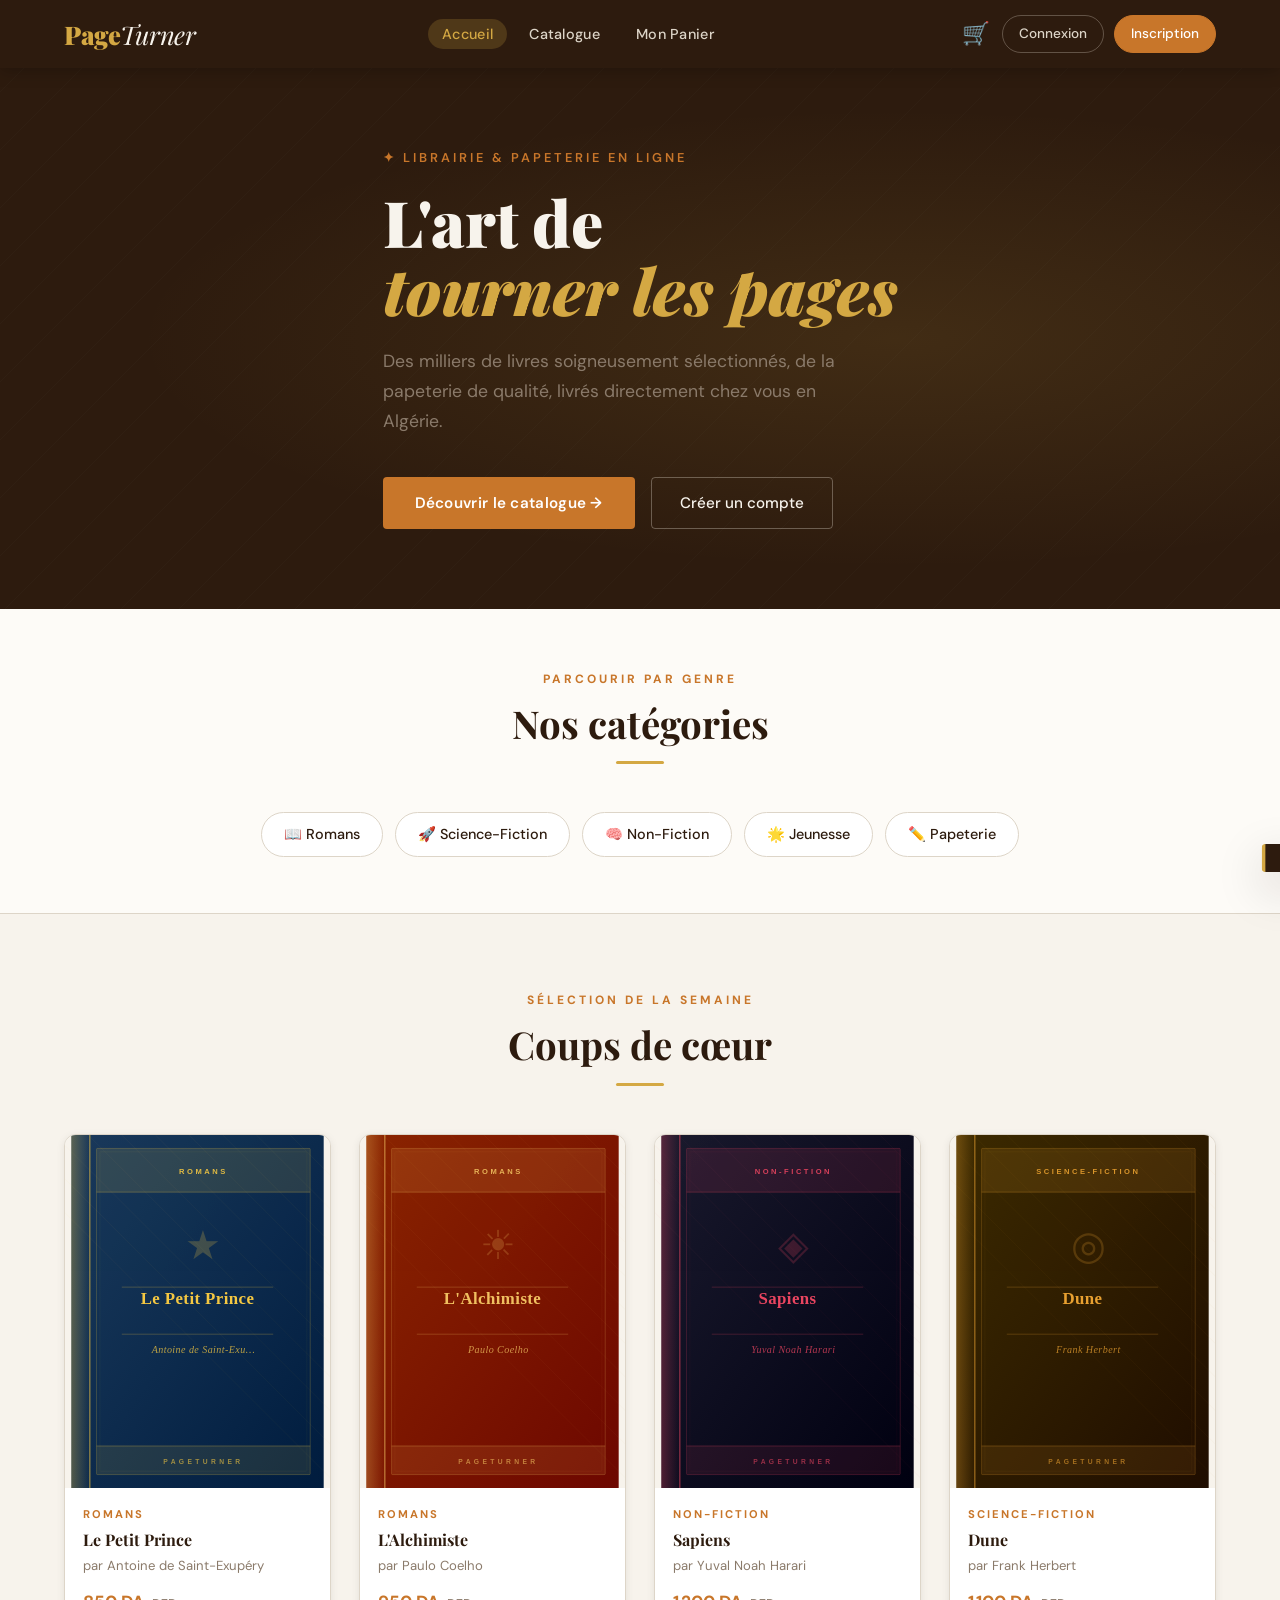
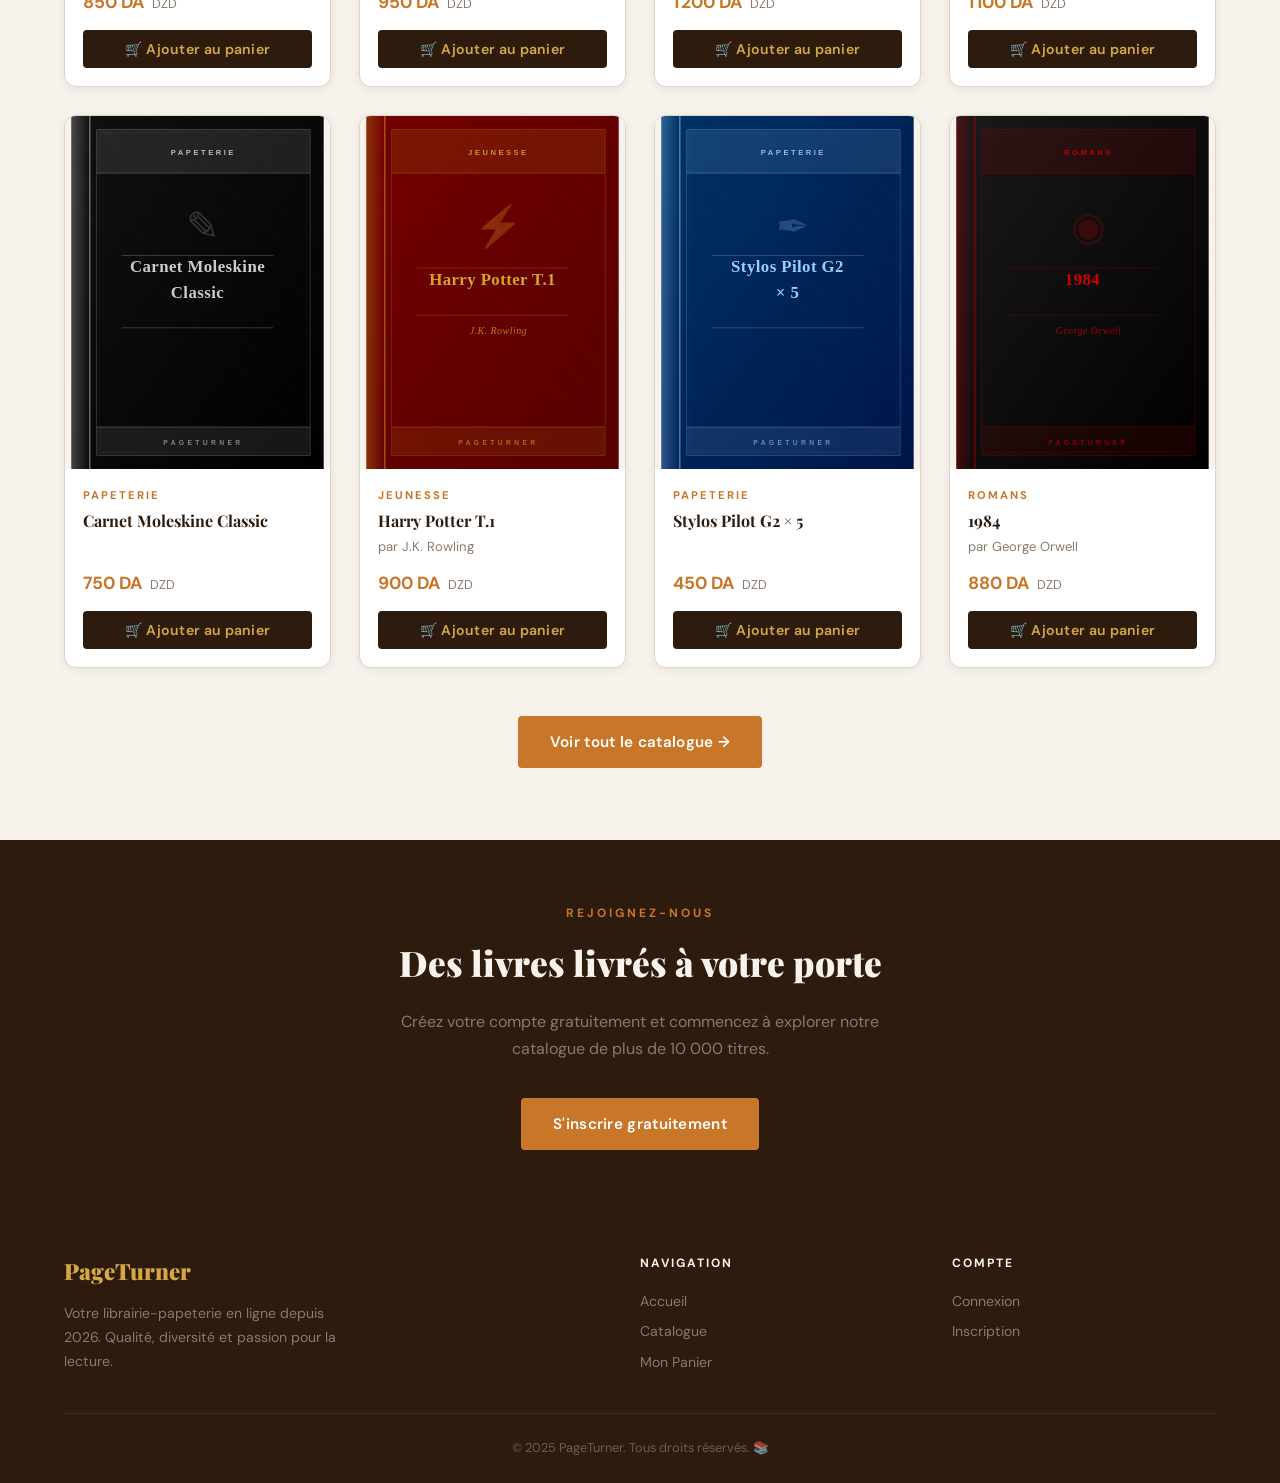
<file: index.html>
<!DOCTYPE html>
<html lang="fr">
<head>
  <meta charset="UTF-8" />
  <meta name="viewport" content="width=device-width, initial-scale=1.0" />
  <meta name="description" content="PageTurner — Votre librairie-papeterie en ligne. Livres, romans, science-fiction, papeterie de qualité." />
  <title>PageTurner — Librairie & Papeterie en Ligne</title>
  <link rel="stylesheet" href="main.css" />
</head>
<body>

  <!-- HEADER -->
  <header>
    <nav>
      <a href="index.html" class="nav-logo">Page<span>Turner</span></a>
      <ul class="nav-links" id="nav-links">
        <li><a href="index.html" class="active">Accueil</a></li>
        <li><a href="produits.html">Catalogue</a></li>
        <li><a href="commande.html">Mon Panier</a></li>
      </ul>
      <div class="nav-right">
        <a href="commande.html" class="cart-icon" title="Panier">
          🛒
          <span id="cart-count"></span>
        </a>
        <div id="nav-auth"></div>
        <div class="hamburger" id="hamburger" onclick="toggleMenu()">
          <span></span><span></span><span></span>
        </div>
      </div>
    </nav>
  </header>

  <main>
    <!-- HERO -->
    <section class="hero">
      <div class="container">
        <div class="hero-content">
          <p class="hero-eyebrow">✦ Librairie & Papeterie en ligne</p>
          <h1 class="hero-title">
            L'art de<br><em>tourner les pages</em>
          </h1>
          <p class="hero-subtitle">
            Des milliers de livres soigneusement sélectionnés, de la papeterie de qualité,
            livrés directement chez vous en Algérie.
          </p>
          <div class="hero-cta">
            <a href="produits.html" class="btn-primary">Découvrir le catalogue →</a>
            <a href="inscription.html" class="btn-secondary">Créer un compte</a>
          </div>
        </div>
      </div>
    </section>

    <!-- CATEGORIES -->
    <section class="categories-section">
      <div class="container">
        <div class="section-header">
          <span class="section-label">Parcourir par genre</span>
          <h2 class="section-title">Nos catégories</h2>
          <div class="section-divider"></div>
        </div>
        <div class="categories-grid">
          <a href="produits.html?cat=romans" class="category-chip">📖 Romans</a>
          <a href="produits.html?cat=science-fiction" class="category-chip">🚀 Science-Fiction</a>
          <a href="produits.html?cat=non-fiction" class="category-chip">🧠 Non-Fiction</a>
          <a href="produits.html?cat=jeunesse" class="category-chip">🌟 Jeunesse</a>
          <a href="produits.html?cat=papeterie" class="category-chip">✏️ Papeterie</a>
        </div>
      </div>
    </section>

    <!-- BESTSELLERS (chargés dynamiquement) -->
    <section class="products-section">
      <div class="container">
        <div class="section-header">
          <span class="section-label">Sélection de la semaine</span>
          <h2 class="section-title">Coups de cœur</h2>
          <div class="section-divider"></div>
        </div>
        <div class="products-grid" id="featured-products"></div>
        <div style="text-align:center; margin-top: 48px;">
          <a href="produits.html" class="btn-primary">Voir tout le catalogue →</a>
        </div>
      </div>
    </section>

    <!-- BANNIERE CTA -->
    <section style="background:var(--espresso); padding: 64px 0; text-align:center;">
      <div class="container">
        <p class="section-label" style="display:block;margin-bottom:12px;">Rejoignez-nous</p>
        <h2 style="font-family:var(--font-display); font-size:2.2rem; font-weight:900; color:var(--cream); margin-bottom:16px;">
          Des livres livrés à votre porte
        </h2>
        <p style="color:var(--muted); max-width:480px; margin:0 auto 36px; line-height:1.7;">
          Créez votre compte gratuitement et commencez à explorer notre catalogue de plus de 10 000 titres.
        </p>
        <a href="inscription.html" class="btn-primary">S'inscrire gratuitement</a>
      </div>
    </section>
  </main>

  <!-- FOOTER -->
  <footer>
    <div class="footer-inner">
      <div class="footer-grid">
        <div class="footer-brand">
          <div class="brand">PageTurner</div>
          <p>Votre librairie-papeterie en ligne depuis 2026. Qualité, diversité et passion pour la lecture.</p>
        </div>
        <div class="footer-col">
          <h4>Navigation</h4>
          <a href="index.html">Accueil</a>
          <a href="produits.html">Catalogue</a>
          <a href="commande.html">Mon Panier</a>
        </div>
        <div class="footer-col">
          <h4>Compte</h4>
          <a href="connexion.html">Connexion</a>
          <a href="inscription.html">Inscription</a>
        </div>
      </div>
      <p class="footer-copy">© 2025 PageTurner. Tous droits réservés. 📚</p>
    </div>
  </footer>

  <!-- TOAST -->
  <div class="toast" id="toast"></div>

  <script src="auth.js"></script>
  <script src="covers.js"></script>
  <script src="products.js"></script>
  <script src="main.js"></script>
</body>
</html>
</file>
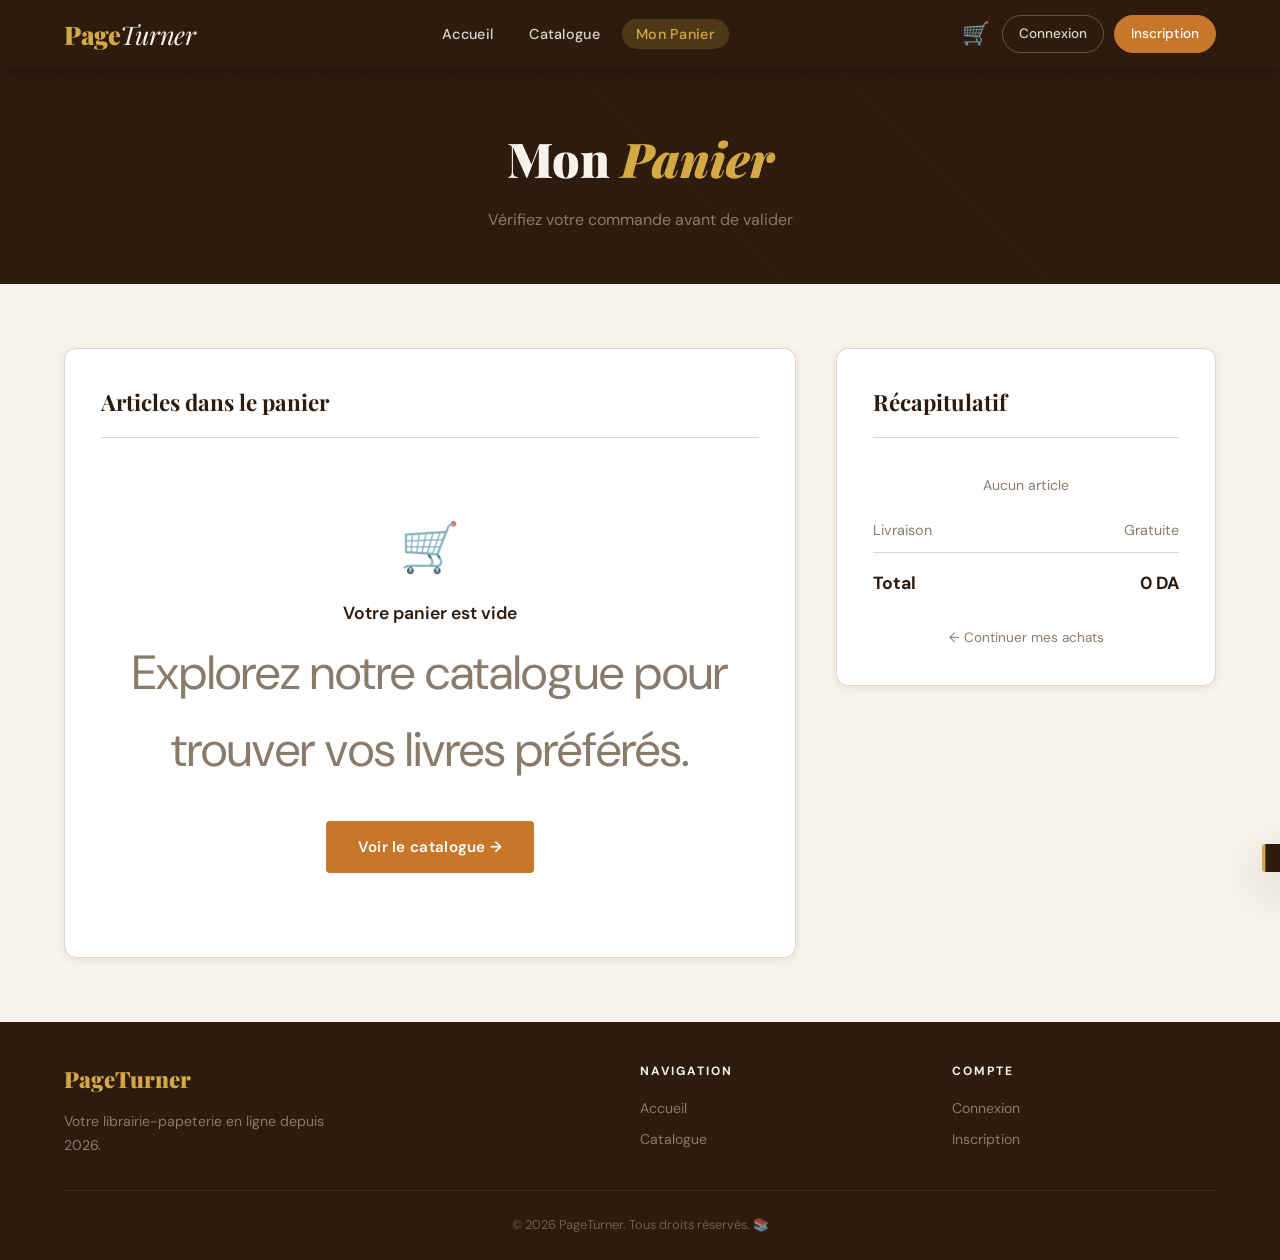
<file: commande.html>
<!DOCTYPE html>
<html lang="fr">
<head>
  <meta charset="UTF-8" />
  <meta name="viewport" content="width=device-width, initial-scale=1.0" />
  <title>Mon Panier & Commande — PageTurner</title>
  <link rel="stylesheet" href="main.css" />
</head>
<body>

  <header>
    <nav>
      <a href="index.html" class="nav-logo">Page<span>Turner</span></a>
      <ul class="nav-links" id="nav-links">
        <li><a href="index.html">Accueil</a></li>
        <li><a href="produits.html">Catalogue</a></li>
        <li><a href="commande.html" class="active">Mon Panier</a></li>
      </ul>
      <div class="nav-right">
        <a href="commande.html" class="cart-icon">🛒<span id="cart-count"></span></a>
        <div id="nav-auth"></div>
        <div class="hamburger" onclick="toggleMenu()"><span></span><span></span><span></span></div>
      </div>
    </nav>
  </header>

  <main>
    <section class="page-banner">
      <div class="container">
        <h1>Mon <em>Panier</em></h1>
        <p>Vérifiez votre commande avant de valider</p>
      </div>
    </section>

    <section class="commande-section">
      <div class="container">

        <div id="order-success" style="display:none; text-align:center; padding:80px 24px;">
          <p style="font-size:4rem; margin-bottom:20px;">🎉</p>
          <h2 style="font-family:var(--font-display); font-size:2rem; color:var(--espresso); margin-bottom:12px;">
            Commande confirmée !
          </h2>
          <p style="color:var(--muted); margin-bottom:32px;">
            Merci pour votre commande. Vous recevrez une confirmation par email.
          </p>
          <a href="produits.html" class="btn-primary">Continuer mes achats →</a>
        </div>

        <div id="commande-content" class="commande-grid">

          <div>
            <div class="commande-card" id="cart-card">
              <h2>Articles dans le panier</h2>
              <div id="cart-items-list"></div>
            </div>

            <div class="commande-card" style="margin-top:24px;" id="delivery-card">
              <h2>Informations de livraison</h2>
              <div class="alert alert-error" id="delivery-error"></div>

              <div class="form-row">
                <div class="form-group">
                  <label for="d-prenom">Prénom</label>
                  <input type="text" id="d-prenom" placeholder="prenom" />
                  <span class="field-error" id="err-d-prenom">Prénom requis.</span>
                </div>
                <div class="form-group">
                  <label for="d-nom">Nom</label>
                  <input type="text" id="d-nom" placeholder="nom" />
                  <span class="field-error" id="err-d-nom">Nom requis.</span>
                </div>
              </div>

              <div class="form-group">
                <label for="d-email">Email</label>
                <input type="email" id="d-email" placeholder="vous@email.com" />
                <span class="field-error" id="err-d-email">Email invalide.</span>
              </div>

              <div class="form-group">
                <label for="d-tel">Téléphone</label>
                <input type="tel" id="d-tel" placeholder="0555 123 456" />
                <span class="field-error" id="err-d-tel">Numéro algérien invalide (0X XX XX XX XX).</span>
              </div>

              <div class="form-group">
                <label for="d-adresse">Adresse complète</label>
                <input type="text" id="d-adresse" placeholder="12 Rue des Martyrs, Bab El Oued" />
                <span class="field-error" id="err-d-adresse">Adresse requise (min. 10 caractères).</span>
              </div>

              <div class="form-row">
                <div class="form-group">
                  <label for="d-wilaya">Wilaya</label>
                  <input type="text" id="d-wilaya" placeholder="Alger" />
                  <span class="field-error" id="err-d-wilaya">Wilaya requise.</span>
                </div>
                <div class="form-group">
                  <label for="d-cp">Code postal</label>
                  <input type="text" id="d-cp" placeholder="16000" />
                  <span class="field-error" id="err-d-cp">Code postal invalide (5 chiffres).</span>
                </div>
              </div>
            </div>
          </div>

          <div>
            <div class="commande-card" id="summary-card">
              <h2>Récapitulatif</h2>
              <div id="order-summary"></div>
              <div class="summary-row"><span>Livraison</span><span>Gratuite</span></div>
              <div class="summary-total"><span>Total</span><span id="total-price">0 DA</span></div>
              <button class="btn-form" style="margin-top:20px;" onclick="handleCommande()">
                ✓ Valider la commande
              </button>
              <a href="produits.html" style="display:block; text-align:center; margin-top:14px; color:var(--muted); font-size:0.85rem;">
                ← Continuer mes achats
              </a>
            </div>
          </div>

        </div>
      </div>
    </section>
  </main>

  <footer>
    <div class="footer-inner">
      <div class="footer-grid">
        <div class="footer-brand">
          <div class="brand">PageTurner</div>
          <p>Votre librairie-papeterie en ligne depuis 2026.</p>
        </div>
        <div class="footer-col">
          <h4>Navigation</h4>
          <a href="index.html">Accueil</a>
          <a href="produits.html">Catalogue</a>
        </div>
        <div class="footer-col">
          <h4>Compte</h4>
          <a href="connexion.html">Connexion</a>
          <a href="inscription.html">Inscription</a>
        </div>
      </div>
      <p class="footer-copy">© 2026 PageTurner. Tous droits réservés. 📚</p>
    </div>
  </footer>

  <div class="toast" id="toast"></div>
  <script src="auth.js"></script>
  <script src="covers.js"></script>
  <script src="products.js"></script>
  <script src="commande.js"></script>
</body>
</html>
</file>
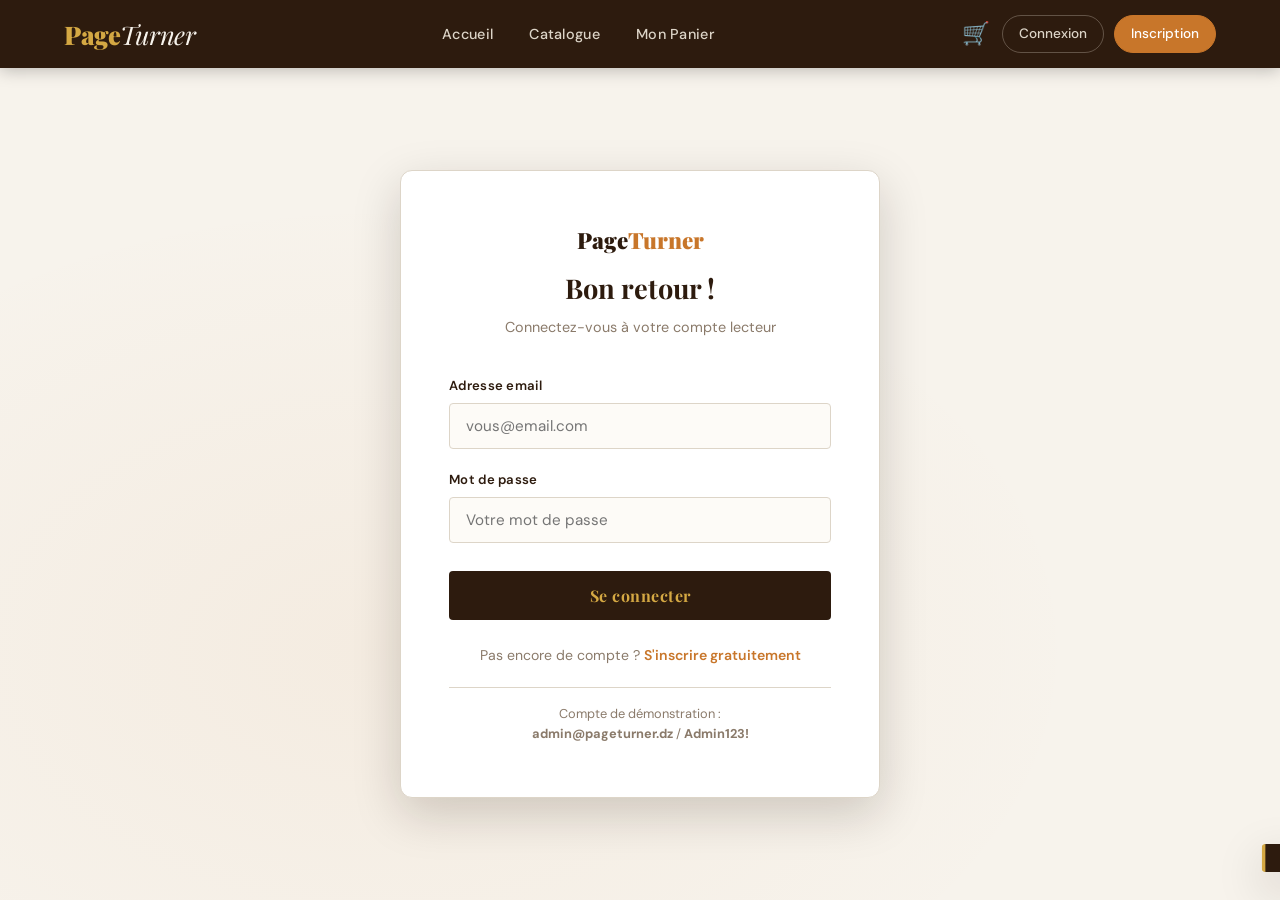
<file: connexion.html>
<!DOCTYPE html>
<html lang="fr">
<head>
  <meta charset="UTF-8" />
  <meta name="viewport" content="width=device-width, initial-scale=1.0" />
  <title>Connexion — PageTurner</title>
  <link rel="stylesheet" href="main.css" />
</head>
<body>

  <header>
    <nav>
      <a href="index.html" class="nav-logo">Page<span>Turner</span></a>
      <ul class="nav-links" id="nav-links">
        <li><a href="index.html">Accueil</a></li>
        <li><a href="produits.html">Catalogue</a></li>
        <li><a href="commande.html">Mon Panier</a></li>
      </ul>
      <div class="nav-right">
        <a href="commande.html" class="cart-icon">🛒<span id="cart-count"></span></a>
        <div id="nav-auth"></div>
        <div class="hamburger" onclick="toggleMenu()"><span></span><span></span><span></span></div>
      </div>
    </nav>
  </header>

  <main class="page-form">
    <div class="form-card">
      <div class="form-logo">Page<span>Turner</span></div>
      <h1 class="form-title">Bon retour !</h1>
      <p class="form-subtitle">Connectez-vous à votre compte lecteur</p>

      <div class="alert alert-error" id="alert-error"></div>
      <div class="alert alert-success" id="alert-success"></div>

      <div class="form-group">
        <label for="email">Adresse email</label>
        <input type="email" id="email" placeholder="vous@email.com" autocomplete="email" />
        <span class="field-error" id="err-email">Adresse email invalide.</span>
      </div>

      <div class="form-group">
        <label for="motdepasse">Mot de passe</label>
        <input type="password" id="motdepasse" placeholder="Votre mot de passe" autocomplete="current-password"
          onkeydown="if(event.key==='Enter') handleConnexion()" />
        <span class="field-error" id="err-motdepasse">Mot de passe requis.</span>
      </div>

      <button class="btn-form" onclick="handleConnexion()">Se connecter</button>

      <p class="form-footer">
        Pas encore de compte ? <a href="inscription.html">S'inscrire gratuitement</a>
      </p>

      <p style="text-align:center; margin-top:20px; font-size:0.8rem; color:var(--muted); border-top:1px solid var(--border); padding-top:16px;">
        Compte de démonstration :<br>
        <strong>admin@pageturner.dz</strong> / <strong>Admin123!</strong>
      </p>
    </div>
  </main>

  <div class="toast" id="toast"></div>
  <script src="auth.js"></script>
  <script src="connexion.js"></script>
</body>
</html>
</file>
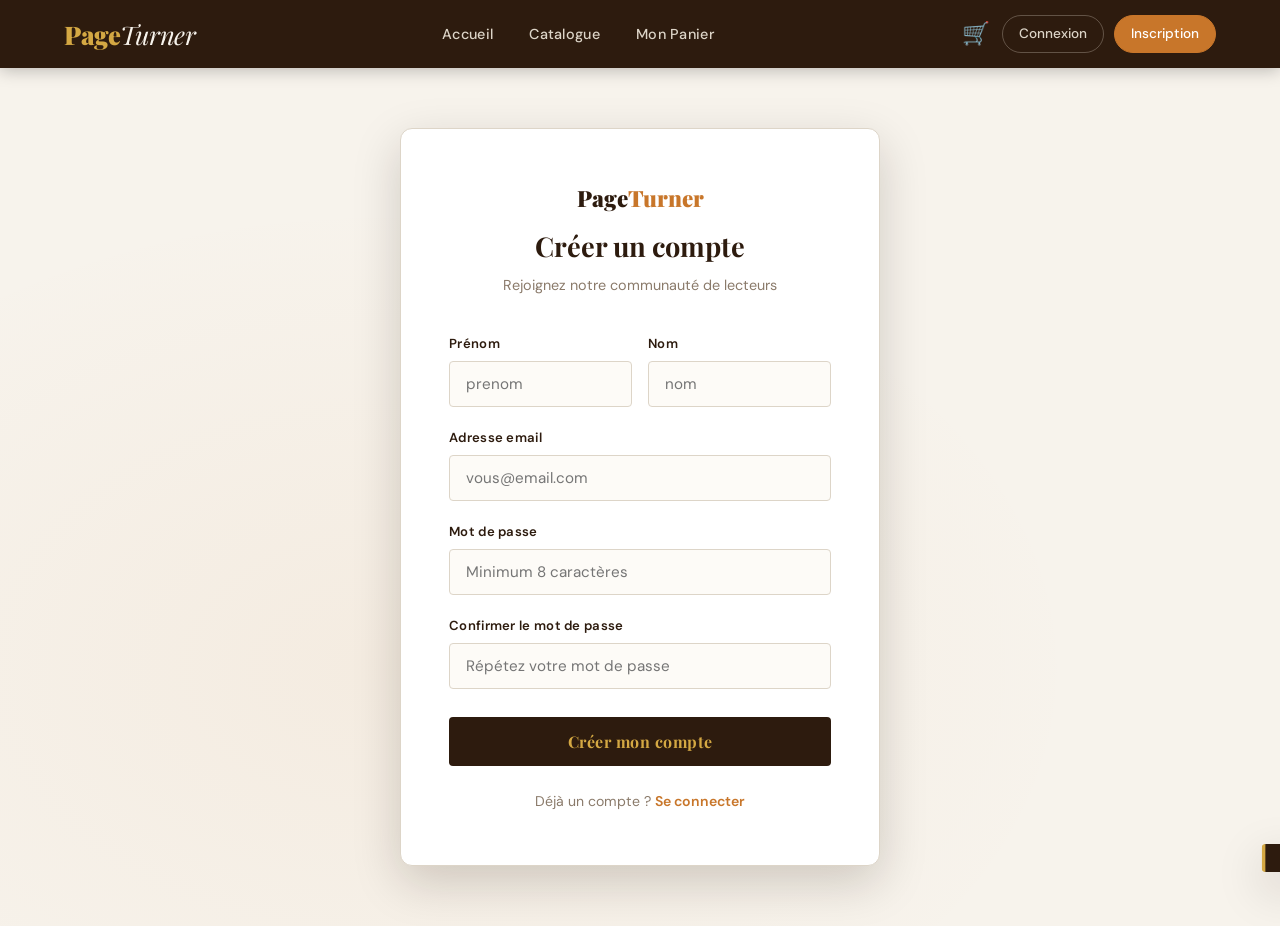
<file: inscription.html>
<!DOCTYPE html>
<html lang="fr">
<head>
  <meta charset="UTF-8" />
  <meta name="viewport" content="width=device-width, initial-scale=1.0" />
  <title>Inscription — PageTurner</title>
  <link rel="stylesheet" href="main.css" />
</head>
<body>

  <header>
    <nav>
      <a href="../index.html" class="nav-logo">Page<span>Turner</span></a>
      <ul class="nav-links" id="nav-links">
        <li><a href="../index.html">Accueil</a></li>
        <li><a href="produits.html">Catalogue</a></li>
        <li><a href="commande.html">Mon Panier</a></li>
      </ul>
      <div class="nav-right">
        <a href="commande.html" class="cart-icon">🛒<span id="cart-count"></span></a>
        <div id="nav-auth"></div>
        <div class="hamburger" onclick="toggleMenu()"><span></span><span></span><span></span></div>
      </div>
    </nav>
  </header>

  <main class="page-form">
    <div class="form-card">
      <div class="form-logo">Page<span>Turner</span></div>
      <h1 class="form-title">Créer un compte</h1>
      <p class="form-subtitle">Rejoignez notre communauté de lecteurs</p>

      <div class="alert alert-error" id="alert-error"></div>
      <div class="alert alert-success" id="alert-success"></div>

      <div id="inscription-form">
        <div class="form-row">
          <div class="form-group">
            <label for="prenom">Prénom</label>
            <input type="text" id="prenom" placeholder="prenom" autocomplete="given-name" />
            <span class="field-error" id="err-prenom">Prénom requis (min. 2 caractères).</span>
          </div>
          <div class="form-group">
            <label for="nom">Nom</label>
            <input type="text" id="nom" placeholder="nom" autocomplete="family-name" />
            <span class="field-error" id="err-nom">Nom requis (min. 2 caractères).</span>
          </div>
        </div>

        <div class="form-group">
          <label for="email">Adresse email</label>
          <input type="email" id="email" placeholder="vous@email.com" autocomplete="email" />
          <span class="field-error" id="err-email">Adresse email invalide.</span>
        </div>

        <div class="form-group">
          <label for="motdepasse">Mot de passe</label>
          <input type="password" id="motdepasse" placeholder="Minimum 8 caractères" autocomplete="new-password" />
          <span class="field-error" id="err-motdepasse">Min. 8 caractères, une majuscule, un chiffre, un caractère spécial.</span>
        </div>

        <div class="form-group">
          <label for="confirm">Confirmer le mot de passe</label>
          <input type="password" id="confirm" placeholder="Répétez votre mot de passe" autocomplete="new-password" />
          <span class="field-error" id="err-confirm">Les mots de passe ne correspondent pas.</span>
        </div>

        <button class="btn-form" onclick="handleInscription()">Créer mon compte</button>
      </div>

      <p class="form-footer">
        Déjà un compte ? <a href="connexion.html">Se connecter</a>
      </p>
    </div>
  </main>

  <div class="toast" id="toast"></div>
  <script src="auth.js"></script>
  <script src="inscription.js"></script>
</body>
</html>
</file>
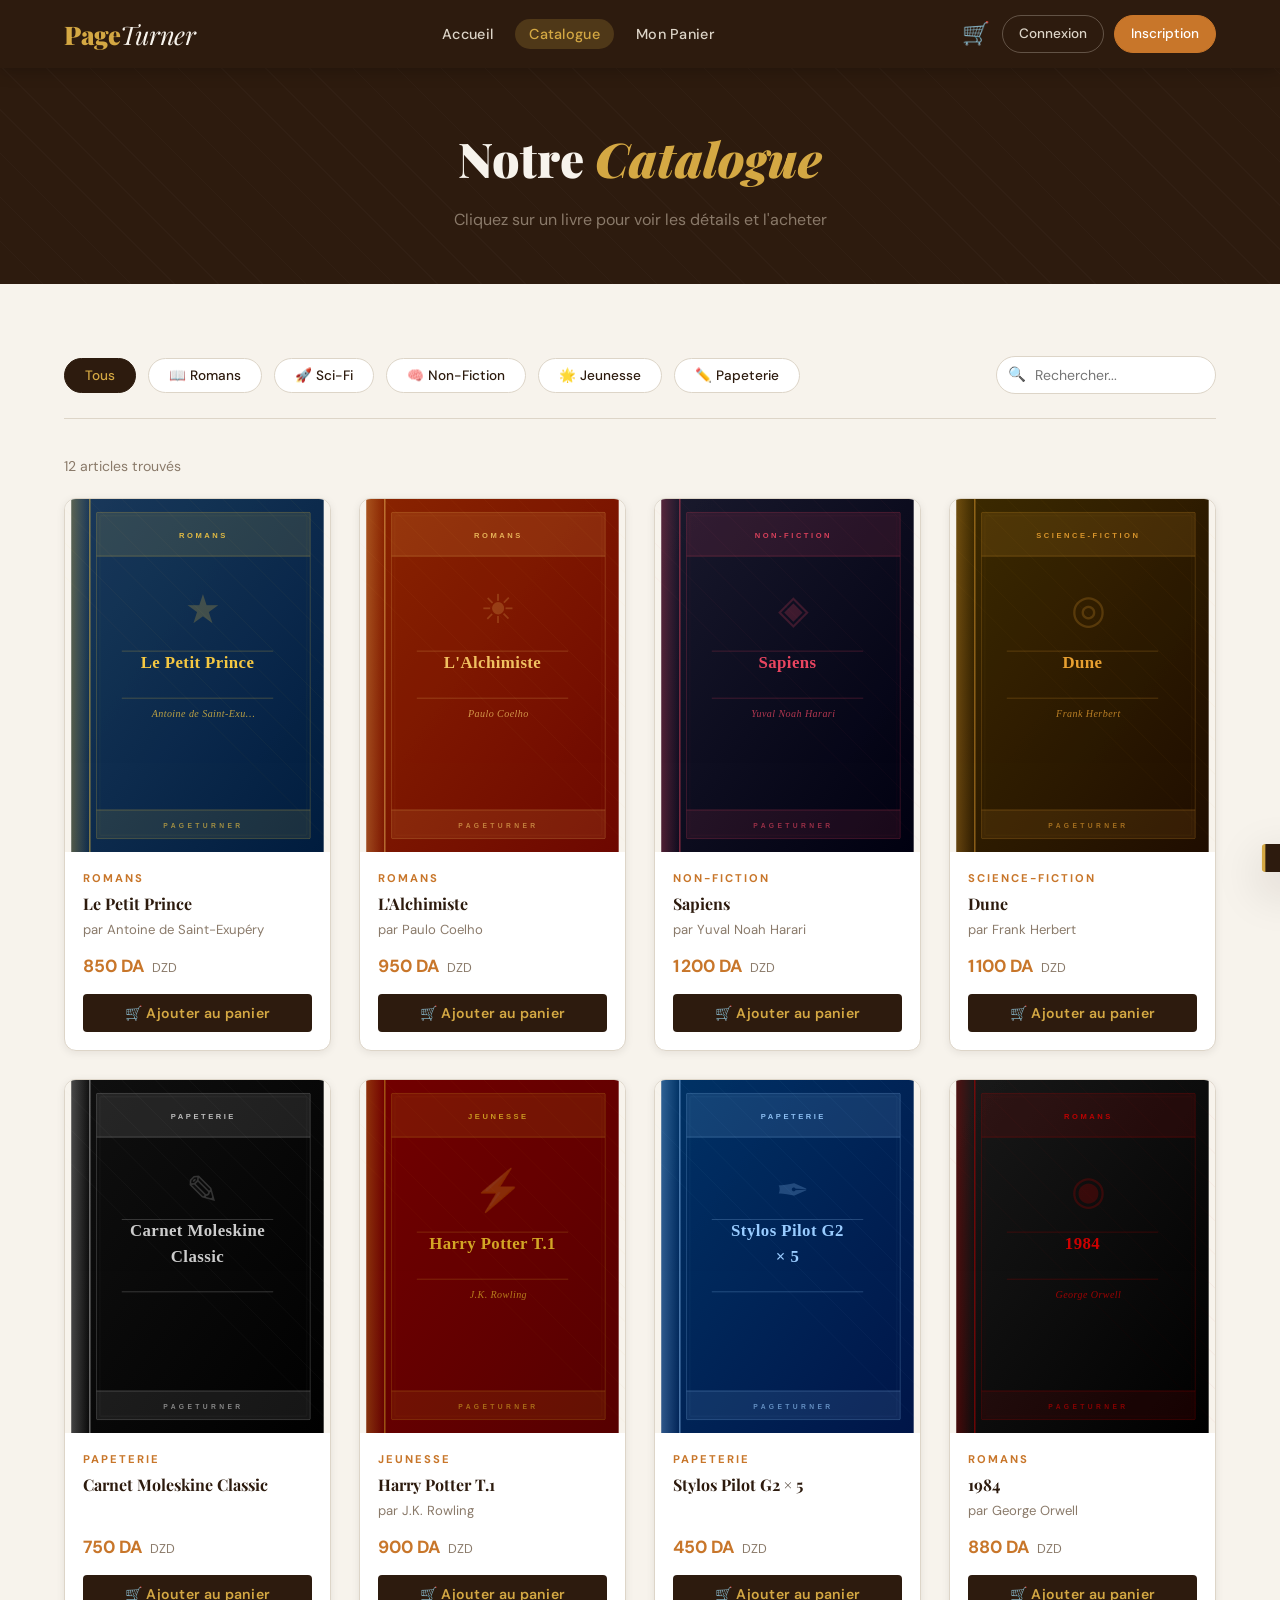
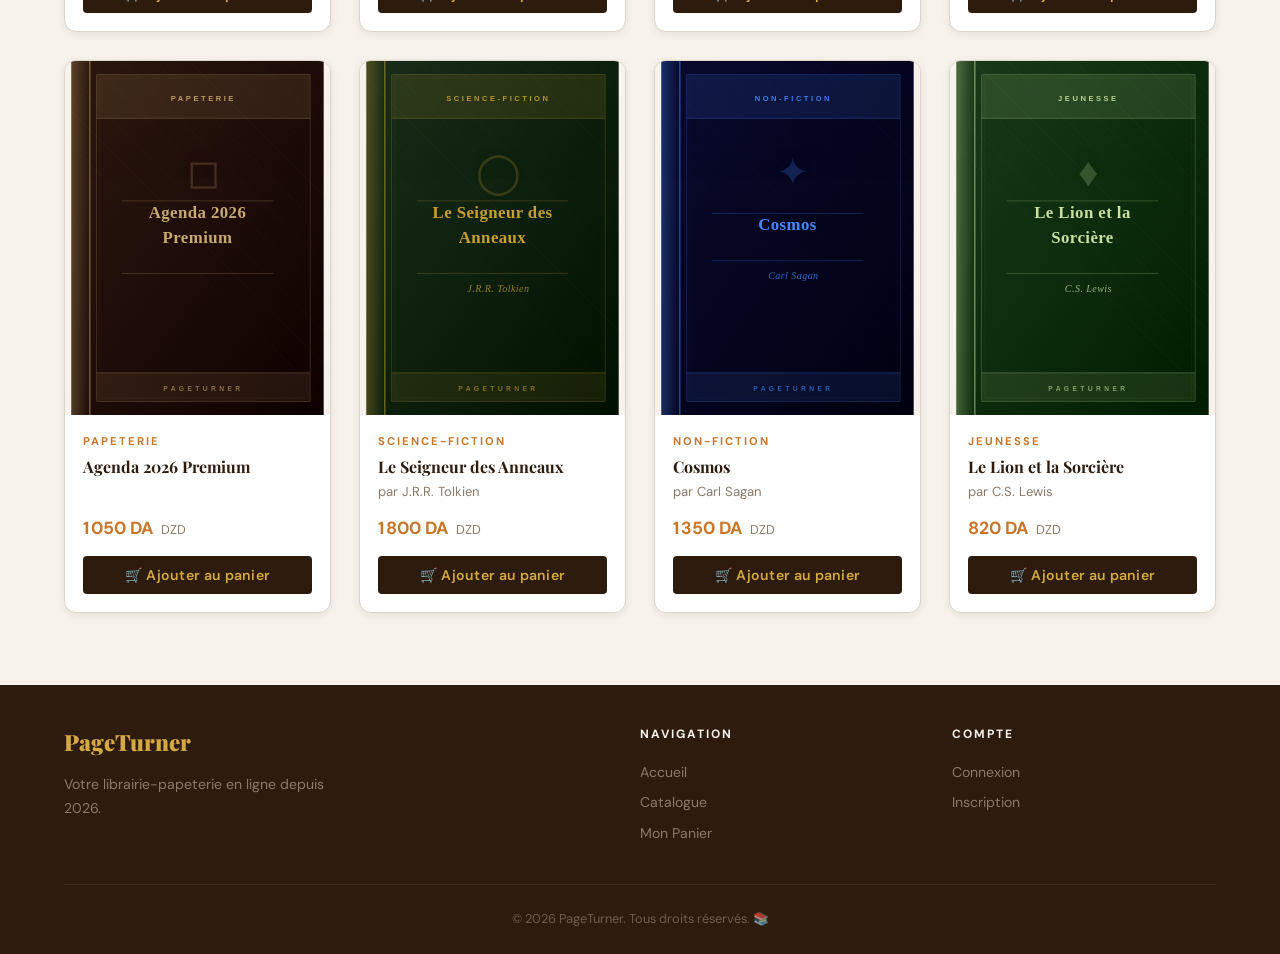
<file: produits.html>
<!DOCTYPE html>
<html lang="fr">
<head>
  <meta charset="UTF-8" />
  <meta name="viewport" content="width=device-width, initial-scale=1.0" />
  <title>Catalogue — PageTurner</title>
  <link rel="stylesheet" href="main.css" />
  <link rel="stylesheet" href="modal.css" />
</head>
<body>

  <header>
    <nav>
      <a href="index.html" class="nav-logo">Page<span>Turner</span></a>
      <ul class="nav-links" id="nav-links">
        <li><a href="index.html">Accueil</a></li>
        <li><a href="produits.html" class="active">Catalogue</a></li>
        <li><a href="commande.html">Mon Panier</a></li>
      </ul>
      <div class="nav-right">
        <a href="commande.html" class="cart-icon">🛒<span id="cart-count"></span></a>
        <div id="nav-auth"></div>
        <div class="hamburger" onclick="toggleMenu()"><span></span><span></span><span></span></div>
      </div>
    </nav>
  </header>

  <main>
    <section class="page-banner">
      <div class="container">
        <h1>Notre <em>Catalogue</em></h1>
        <p>Cliquez sur un livre pour voir les détails et l'acheter</p>
      </div>
    </section>

    <section class="products-section">
      <div class="container">
        <div class="filter-bar">
          <button class="filter-btn active" data-cat="tous"            onclick="filterProducts('tous', this)">Tous</button>
          <button class="filter-btn"        data-cat="romans"          onclick="filterProducts('romans', this)">📖 Romans</button>
          <button class="filter-btn"        data-cat="science-fiction" onclick="filterProducts('science-fiction', this)">🚀 Sci-Fi</button>
          <button class="filter-btn"        data-cat="non-fiction"     onclick="filterProducts('non-fiction', this)">🧠 Non-Fiction</button>
          <button class="filter-btn"        data-cat="jeunesse"        onclick="filterProducts('jeunesse', this)">🌟 Jeunesse</button>
          <button class="filter-btn"        data-cat="papeterie"       onclick="filterProducts('papeterie', this)">✏️ Papeterie</button>
          <div class="search-input-wrap">
            <span class="search-icon">🔍</span>
            <input type="text" id="search-input" placeholder="Rechercher..." oninput="handleSearch()" />
          </div>
        </div>

        <p id="results-count" style="color:var(--muted);font-size:.88rem;margin-bottom:20px;"></p>
        <div class="products-grid" id="products-grid"></div>
      </div>
    </section>
  </main>

  <!-- MODAL -->
  <div id="product-modal" class="modal-overlay">
    <div class="modal-box">
      <button class="modal-close" onclick="closeModal()">✕</button>
      <div id="modal-body"></div>
    </div>
  </div>

  <footer>
    <div class="footer-inner">
      <div class="footer-grid">
        <div class="footer-brand">
          <div class="brand">PageTurner</div>
          <p>Votre librairie-papeterie en ligne depuis 2026.</p>
        </div>
        <div class="footer-col">
          <h4>Navigation</h4>
          <a href="index.html">Accueil</a>
          <a href="produits.html">Catalogue</a>
          <a href="commande.html">Mon Panier</a>
        </div>
        <div class="footer-col">
          <h4>Compte</h4>
          <a href="connexion.html">Connexion</a>
          <a href="inscription.html">Inscription</a>
        </div>
      </div>
      <p class="footer-copy">© 2026 PageTurner. Tous droits réservés. 📚</p>
    </div>
  </footer>

  <div class="toast" id="toast"></div>
  <script src="auth.js"></script>
  <script src="covers.js"></script>
  <script src="products.js"></script>
  <script src="produits.js"></script>
</body>
</html>
</file>
<file: main.css>
/* =============================================
   PageTurner — main.css
   Thème : Librairie élégante, style éditorial
   ============================================= */

@import url('https://fonts.googleapis.com/css2?family=Playfair+Display:ital,wght@0,400;0,700;0,900;1,400&family=DM+Sans:wght@300;400;500;600&display=swap');

/* === Variables === */
:root {
  --cream: #F7F3EC;
  --warm-white: #FDFBF7;
  --ink: #1A1208;
  --espresso: #2D1B0E;
  --caramel: #C8762A;
  --gold: #D4A843;
  --muted: #8A7A6A;
  --border: #DDD5C8;
  --card-bg: #FFFFFF;
  --error: #C0392B;
  --success: #27AE60;

  --font-display: 'Playfair Display', Georgia, serif;
  --font-body: 'DM Sans', sans-serif;

  --shadow-sm: 0 2px 8px rgba(26,18,8,0.08);
  --shadow-md: 0 6px 24px rgba(26,18,8,0.12);
  --shadow-lg: 0 16px 48px rgba(26,18,8,0.18);

  --radius: 4px;
  --radius-lg: 12px;
}

/* === Reset === */
*, *::before, *::after { box-sizing: border-box; margin: 0; padding: 0; }

html { scroll-behavior: smooth; }

body {
  font-family: var(--font-body);
  background-color: var(--cream);
  color: var(--ink);
  font-size: 16px;
  line-height: 1.6;
  min-height: 100vh;
  display: flex;
  flex-direction: column;
}

a { color: inherit; text-decoration: none; }
img { max-width: 100%; display: block; }
ul { list-style: none; }

/* === NAVIGATION === */
header {
  background: var(--espresso);
  position: sticky;
  top: 0;
  z-index: 100;
  box-shadow: 0 2px 16px rgba(0,0,0,0.25);
}

nav {
  max-width: 1200px;
  margin: 0 auto;
  padding: 0 24px;
  display: flex;
  align-items: center;
  justify-content: space-between;
  height: 68px;
  gap: 16px;
}

.nav-logo {
  font-family: var(--font-display);
  font-size: 1.6rem;
  font-weight: 900;
  color: var(--gold);
  letter-spacing: -0.5px;
  white-space: nowrap;
}

.nav-logo span { color: var(--cream); font-weight: 400; font-style: italic; }

.nav-links {
  display: flex;
  gap: 8px;
  align-items: center;
}

.nav-links a {
  color: var(--border);
  font-size: 0.9rem;
  font-weight: 500;
  padding: 6px 14px;
  border-radius: 20px;
  transition: all 0.2s;
  letter-spacing: 0.3px;
}

.nav-links a:hover, .nav-links a.active {
  background: rgba(212,168,67,0.2);
  color: var(--gold);
}

.nav-right {
  display: flex;
  align-items: center;
  gap: 12px;
}

#nav-auth {
  display: flex;
  align-items: center;
  gap: 10px;
}

.nav-user {
  color: var(--gold);
  font-size: 0.9rem;
  font-weight: 500;
}

.btn-nav {
  color: var(--border);
  font-size: 0.85rem;
  font-weight: 500;
  padding: 7px 16px;
  border-radius: 20px;
  border: 1px solid rgba(221,213,200,0.3);
  transition: all 0.2s;
}
.btn-nav:hover { border-color: var(--gold); color: var(--gold); }

.btn-nav-primary {
  background: var(--caramel);
  color: white !important;
  border-color: var(--caramel) !important;
}
.btn-nav-primary:hover { background: var(--gold); border-color: var(--gold) !important; }

.btn-nav-logout {
  color: #ff8a80 !important;
  font-size: 0.85rem;
  cursor: pointer;
  padding: 7px 16px;
  border-radius: 20px;
  border: 1px solid rgba(255,138,128,0.3);
  transition: all 0.2s;
}
.btn-nav-logout:hover { background: rgba(255,138,128,0.1); }

/* Cart icon */
.cart-icon {
  position: relative;
  color: var(--border);
  font-size: 1.4rem;
  cursor: pointer;
  transition: color 0.2s;
  text-decoration: none;
}
.cart-icon:hover { color: var(--gold); }

#cart-count {
  position: absolute;
  top: -6px;
  right: -8px;
  background: var(--caramel);
  color: white;
  font-size: 0.65rem;
  font-weight: 700;
  width: 18px;
  height: 18px;
  border-radius: 50%;
  display: none;
  align-items: center;
  justify-content: center;
}

/* Hamburger */
.hamburger {
  display: none;
  flex-direction: column;
  gap: 5px;
  cursor: pointer;
  padding: 4px;
}
.hamburger span {
  display: block;
  width: 22px;
  height: 2px;
  background: var(--border);
  transition: all 0.3s;
  border-radius: 2px;
}

/* === MAIN CONTENT === */
main { flex: 1; }

.container {
  max-width: 1200px;
  margin: 0 auto;
  padding: 0 24px;
}

/* === HERO (index) === */
.hero {
  background: var(--espresso);
  min-height: 520px;
  display: flex;
  align-items: center;
  position: relative;
  overflow: hidden;
}

.hero::before {
  content: '';
  position: absolute;
  inset: 0;
  background:
    radial-gradient(ellipse at 70% 50%, rgba(212,168,67,0.12) 0%, transparent 60%),
    repeating-linear-gradient(
      -45deg,
      transparent,
      transparent 40px,
      rgba(255,255,255,0.015) 40px,
      rgba(255,255,255,0.015) 41px
    );
}

.hero-content {
  position: relative;
  z-index: 1;
  max-width: 620px;
  padding: 80px 0;
}

.hero-eyebrow {
  font-size: 0.8rem;
  font-weight: 600;
  letter-spacing: 3px;
  text-transform: uppercase;
  color: var(--caramel);
  margin-bottom: 20px;
}

.hero-title {
  font-family: var(--font-display);
  font-size: clamp(2.8rem, 5vw, 4.5rem);
  font-weight: 900;
  color: var(--cream);
  line-height: 1.05;
  margin-bottom: 24px;
}

.hero-title em {
  color: var(--gold);
  font-style: italic;
}

.hero-subtitle {
  font-size: 1.1rem;
  color: var(--muted);
  margin-bottom: 40px;
  max-width: 460px;
  line-height: 1.7;
}

.btn-primary {
  display: inline-flex;
  align-items: center;
  gap: 10px;
  background: var(--caramel);
  color: white;
  padding: 14px 32px;
  border-radius: var(--radius);
  font-weight: 600;
  font-size: 0.95rem;
  letter-spacing: 0.3px;
  transition: all 0.25s;
  border: none;
  cursor: pointer;
}
.btn-primary:hover {
  background: var(--gold);
  transform: translateY(-2px);
  box-shadow: 0 8px 24px rgba(212,168,67,0.35);
}

.btn-secondary {
  display: inline-flex;
  align-items: center;
  gap: 8px;
  background: transparent;
  color: var(--cream);
  padding: 13px 28px;
  border-radius: var(--radius);
  font-weight: 500;
  font-size: 0.95rem;
  border: 1px solid rgba(221,213,200,0.35);
  transition: all 0.25s;
  cursor: pointer;
}
.btn-secondary:hover { border-color: var(--gold); color: var(--gold); }

.hero-cta { display: flex; gap: 16px; flex-wrap: wrap; }

/* === SECTION HEADERS === */
.section-header {
  text-align: center;
  margin-bottom: 48px;
}

.section-label {
  display: inline-block;
  font-size: 0.75rem;
  font-weight: 700;
  letter-spacing: 3px;
  text-transform: uppercase;
  color: var(--caramel);
  margin-bottom: 12px;
}

.section-title {
  font-family: var(--font-display);
  font-size: clamp(1.8rem, 3vw, 2.8rem);
  font-weight: 700;
  color: var(--espresso);
  line-height: 1.15;
}

.section-divider {
  width: 48px;
  height: 3px;
  background: var(--gold);
  margin: 16px auto 0;
  border-radius: 2px;
}

/* === CATEGORIES CHIPS === */
.categories-section {
  background: var(--warm-white);
  padding: 56px 0;
  border-bottom: 1px solid var(--border);
}

.categories-grid {
  display: flex;
  gap: 12px;
  justify-content: center;
  flex-wrap: wrap;
}

.category-chip {
  display: flex;
  align-items: center;
  gap: 8px;
  background: var(--card-bg);
  border: 1.5px solid var(--border);
  color: var(--espresso);
  padding: 10px 22px;
  border-radius: 30px;
  font-size: 0.9rem;
  font-weight: 500;
  cursor: pointer;
  transition: all 0.25s;
  text-decoration: none;
}
.category-chip:hover, .category-chip.active {
  background: var(--espresso);
  border-color: var(--espresso);
  color: var(--gold);
  transform: translateY(-2px);
  box-shadow: var(--shadow-md);
}

/* === PRODUCT CARDS === */
.products-section { padding: 72px 0; }

.products-grid {
  display: grid;
  grid-template-columns: repeat(auto-fill, minmax(240px, 1fr));
  gap: 28px;
}

.product-card {
  background: var(--card-bg);
  border-radius: var(--radius-lg);
  overflow: hidden;
  box-shadow: var(--shadow-sm);
  transition: all 0.3s;
  display: flex;
  flex-direction: column;
  border: 1px solid var(--border);
}
.product-card:hover {
  transform: translateY(-6px);
  box-shadow: var(--shadow-lg);
}

.product-img-wrap {
  aspect-ratio: 3/4;
  overflow: hidden;
  background: var(--cream);
  display: flex;
  align-items: center;
  justify-content: center;
}

.product-img-wrap img {
  width: 100%;
  height: 100%;
  object-fit: cover;
  transition: transform 0.4s ease;
}
/* SVG covers (data URI) should fill perfectly */
.product-img-wrap img[src^="data:image/svg"] {
  object-fit: fill;
}
.product-card:hover .product-img-wrap img { transform: scale(1.04); }

.product-body {
  padding: 18px;
  flex: 1;
  display: flex;
  flex-direction: column;
}

.product-cat {
  font-size: 0.7rem;
  font-weight: 700;
  letter-spacing: 2px;
  text-transform: uppercase;
  color: var(--caramel);
  margin-bottom: 6px;
}

.product-name {
  font-family: var(--font-display);
  font-size: 1rem;
  font-weight: 700;
  color: var(--espresso);
  margin-bottom: 4px;
  line-height: 1.3;
}

.product-author {
  font-size: 0.82rem;
  color: var(--muted);
  margin-bottom: 12px;
}

.product-price {
  font-size: 1.1rem;
  font-weight: 700;
  color: var(--caramel);
  margin-top: auto;
  margin-bottom: 14px;
}

.product-price span {
  font-size: 0.8rem;
  font-weight: 400;
  color: var(--muted);
  margin-left: 4px;
}

.btn-add-cart {
  width: 100%;
  padding: 10px;
  background: var(--espresso);
  color: var(--gold);
  border: none;
  border-radius: var(--radius);
  font-family: var(--font-body);
  font-weight: 600;
  font-size: 0.88rem;
  cursor: pointer;
  letter-spacing: 0.3px;
  transition: all 0.25s;
}
.btn-add-cart:hover {
  background: var(--caramel);
  color: white;
  transform: translateY(-1px);
}

/* === FILTER BAR === */
.filter-bar {
  display: flex;
  align-items: center;
  gap: 12px;
  flex-wrap: wrap;
  margin-bottom: 36px;
  padding-bottom: 24px;
  border-bottom: 1px solid var(--border);
}

.filter-btn {
  padding: 8px 20px;
  border-radius: 20px;
  border: 1.5px solid var(--border);
  background: var(--card-bg);
  color: var(--espresso);
  font-family: var(--font-body);
  font-size: 0.85rem;
  font-weight: 500;
  cursor: pointer;
  transition: all 0.2s;
}
.filter-btn:hover, .filter-btn.active {
  background: var(--espresso);
  border-color: var(--espresso);
  color: var(--gold);
}

.search-input-wrap {
  margin-left: auto;
  position: relative;
}
.search-input-wrap input {
  padding: 9px 16px 9px 38px;
  border: 1.5px solid var(--border);
  border-radius: 20px;
  background: var(--card-bg);
  font-family: var(--font-body);
  font-size: 0.88rem;
  color: var(--ink);
  outline: none;
  transition: border-color 0.2s;
  width: 220px;
}
.search-input-wrap input:focus { border-color: var(--caramel); }
.search-input-wrap .search-icon {
  position: absolute;
  left: 12px;
  top: 50%;
  transform: translateY(-50%);
  color: var(--muted);
  font-size: 0.9rem;
}

/* === FORM PAGES === */
.page-form {
  min-height: calc(100vh - 68px);
  display: flex;
  align-items: center;
  justify-content: center;
  padding: 60px 24px;
  background:
    radial-gradient(ellipse at 30% 70%, rgba(200,118,42,0.06) 0%, transparent 55%),
    var(--cream);
}

.form-card {
  background: var(--card-bg);
  border-radius: var(--radius-lg);
  box-shadow: var(--shadow-lg);
  padding: 52px 48px;
  width: 100%;
  max-width: 480px;
  border: 1px solid var(--border);
}

.form-logo {
  font-family: var(--font-display);
  font-size: 1.4rem;
  font-weight: 900;
  color: var(--espresso);
  text-align: center;
  margin-bottom: 8px;
}
.form-logo span { color: var(--caramel); }

.form-title {
  font-family: var(--font-display);
  font-size: 1.7rem;
  font-weight: 700;
  color: var(--espresso);
  text-align: center;
  margin-bottom: 6px;
}

.form-subtitle {
  text-align: center;
  color: var(--muted);
  font-size: 0.9rem;
  margin-bottom: 36px;
}

.form-group { margin-bottom: 20px; }

.form-group label {
  display: block;
  font-size: 0.82rem;
  font-weight: 600;
  color: var(--espresso);
  margin-bottom: 7px;
  letter-spacing: 0.3px;
}

.form-group input {
  width: 100%;
  padding: 12px 16px;
  border: 1.5px solid var(--border);
  border-radius: var(--radius);
  font-family: var(--font-body);
  font-size: 0.95rem;
  color: var(--ink);
  background: var(--warm-white);
  outline: none;
  transition: all 0.2s;
}
.form-group input:focus {
  border-color: var(--caramel);
  background: white;
  box-shadow: 0 0 0 3px rgba(200,118,42,0.1);
}
.form-group input.error { border-color: var(--error); }
.form-group input.valid { border-color: var(--success); }

.field-error {
  color: var(--error);
  font-size: 0.78rem;
  margin-top: 5px;
  display: none;
}
.field-error.show { display: block; }

.form-row { display: grid; grid-template-columns: 1fr 1fr; gap: 16px; }

.btn-form {
  width: 100%;
  padding: 14px;
  background: var(--espresso);
  color: var(--gold);
  border: none;
  border-radius: var(--radius);
  font-family: var(--font-display);
  font-size: 1rem;
  font-weight: 700;
  cursor: pointer;
  letter-spacing: 0.5px;
  transition: all 0.25s;
  margin-top: 8px;
}
.btn-form:hover {
  background: var(--caramel);
  color: white;
  transform: translateY(-2px);
  box-shadow: 0 8px 24px rgba(200,118,42,0.3);
}

.form-footer {
  text-align: center;
  margin-top: 24px;
  color: var(--muted);
  font-size: 0.88rem;
}
.form-footer a { color: var(--caramel); font-weight: 600; }
.form-footer a:hover { text-decoration: underline; }

.alert {
  padding: 12px 16px;
  border-radius: var(--radius);
  font-size: 0.88rem;
  font-weight: 500;
  margin-bottom: 20px;
  display: none;
}
.alert.show { display: block; }
.alert-error { background: #fff0f0; color: var(--error); border: 1px solid #ffcccc; }
.alert-success { background: #f0fff4; color: var(--success); border: 1px solid #b3f0c8; }

/* === PAGE PRODUITS === */
.page-banner {
  background: var(--espresso);
  padding: 52px 0;
  text-align: center;
  position: relative;
  overflow: hidden;
}
.page-banner::before {
  content: '';
  position: absolute;
  inset: 0;
  background: repeating-linear-gradient(
    45deg,
    transparent,
    transparent 30px,
    rgba(255,255,255,0.02) 30px,
    rgba(255,255,255,0.02) 31px
  );
}
.page-banner h1 {
  font-family: var(--font-display);
  font-size: clamp(2rem, 4vw, 3rem);
  font-weight: 900;
  color: var(--cream);
  position: relative;
}
.page-banner h1 em { color: var(--gold); font-style: italic; }
.page-banner p {
  color: var(--muted);
  margin-top: 10px;
  font-size: 1rem;
  position: relative;
}

/* === COMMANDE PAGE === */
.commande-section { padding: 64px 0; }

.commande-grid {
  display: grid;
  grid-template-columns: 1fr 380px;
  gap: 40px;
  align-items: start;
}

.commande-card {
  background: var(--card-bg);
  border-radius: var(--radius-lg);
  padding: 36px;
  border: 1px solid var(--border);
  box-shadow: var(--shadow-sm);
}

.commande-card h2 {
  font-family: var(--font-display);
  font-size: 1.4rem;
  font-weight: 700;
  color: var(--espresso);
  margin-bottom: 24px;
  padding-bottom: 16px;
  border-bottom: 1px solid var(--border);
}

/* Cart items */
.cart-item {
  display: flex;
  align-items: center;
  gap: 16px;
  padding: 14px 0;
  border-bottom: 1px solid var(--border);
}
.cart-item-img {
  width: 56px;
  height: 72px;
  object-fit: cover;
  border-radius: 4px;
  flex-shrink: 0;
  background: var(--cream);
}
.cart-item-info { flex: 1; }
.cart-item-name { font-weight: 600; font-size: 0.92rem; color: var(--espresso); }
.cart-item-price { color: var(--caramel); font-weight: 600; font-size: 0.9rem; margin-top: 3px; }
.cart-item-qty {
  display: flex;
  align-items: center;
  gap: 10px;
  margin-top: 8px;
}
.qty-btn {
  width: 26px;
  height: 26px;
  border: 1.5px solid var(--border);
  background: none;
  border-radius: 4px;
  cursor: pointer;
  font-size: 1rem;
  line-height: 1;
  color: var(--espresso);
  transition: all 0.2s;
}
.qty-btn:hover { border-color: var(--caramel); color: var(--caramel); }
.qty-num { font-weight: 600; min-width: 24px; text-align: center; }
.remove-btn { color: var(--muted); cursor: pointer; font-size: 1.2rem; margin-left: auto; transition: color 0.2s; background: none; border: none; }
.remove-btn:hover { color: var(--error); }

.cart-empty {
  text-align: center;
  padding: 48px 0;
  color: var(--muted);
}
.cart-empty p { font-size: 3rem; margin-bottom: 12px; }

/* Summary */
.summary-row {
  display: flex;
  justify-content: space-between;
  padding: 10px 0;
  font-size: 0.9rem;
  color: var(--muted);
  border-bottom: 1px solid var(--border);
}
.summary-total {
  display: flex;
  justify-content: space-between;
  padding: 16px 0;
  font-weight: 700;
  font-size: 1.1rem;
  color: var(--espresso);
}

/* === FOOTER === */
footer {
  background: var(--espresso);
  color: var(--muted);
  padding: 40px 0 24px;
}

.footer-inner {
  max-width: 1200px;
  margin: 0 auto;
  padding: 0 24px;
}

.footer-grid {
  display: grid;
  grid-template-columns: 2fr 1fr 1fr;
  gap: 48px;
  padding-bottom: 32px;
  border-bottom: 1px solid rgba(255,255,255,0.08);
  margin-bottom: 24px;
}

.footer-brand { }
.footer-brand .brand {
  font-family: var(--font-display);
  font-size: 1.4rem;
  font-weight: 900;
  color: var(--gold);
  margin-bottom: 12px;
}
.footer-brand p { font-size: 0.88rem; line-height: 1.7; max-width: 280px; }

.footer-col h4 {
  font-size: 0.75rem;
  font-weight: 700;
  letter-spacing: 2px;
  text-transform: uppercase;
  color: var(--cream);
  margin-bottom: 16px;
}
.footer-col a {
  display: block;
  color: var(--muted);
  font-size: 0.88rem;
  margin-bottom: 8px;
  transition: color 0.2s;
}
.footer-col a:hover { color: var(--gold); }

.footer-copy {
  text-align: center;
  font-size: 0.8rem;
  color: rgba(138,122,106,0.7);
}

/* === TOAST NOTIFICATION === */
.toast {
  position: fixed;
  bottom: 28px;
  right: 28px;
  background: var(--espresso);
  color: var(--cream);
  padding: 14px 22px;
  border-radius: var(--radius);
  box-shadow: var(--shadow-lg);
  font-size: 0.9rem;
  font-weight: 500;
  border-left: 4px solid var(--gold);
  transform: translateX(120%);
  transition: transform 0.35s cubic-bezier(0.34, 1.56, 0.64, 1);
  z-index: 9999;
  max-width: 320px;
}
.toast.show { transform: translateX(0); }

/* === RESPONSIVE === */
@media (max-width: 900px) {
  .commande-grid { grid-template-columns: 1fr; }
  .footer-grid { grid-template-columns: 1fr 1fr; }
}

@media (max-width: 700px) {
  .nav-links { display: none; flex-direction: column; position: absolute; top: 68px; left: 0; right: 0; background: var(--espresso); padding: 16px; border-top: 1px solid rgba(255,255,255,0.08); }
  .nav-links.open { display: flex; }
  .nav-links a { padding: 12px 20px; border-radius: 4px; }
  .hamburger { display: flex; }
  .form-card { padding: 36px 24px; }
  .form-row { grid-template-columns: 1fr; }
  .footer-grid { grid-template-columns: 1fr; gap: 28px; }
  .filter-bar { flex-direction: column; align-items: stretch; }
  .search-input-wrap { margin-left: 0; }
  .search-input-wrap input { width: 100%; }
}
</file>
<file: modal.css>
/* =============================================
   PageTurner — modal.css
   Styles du modal détail produit
   ============================================= */

.modal-overlay {
  display: none;
  position: fixed;
  inset: 0;
  background: rgba(26,18,8,0.75);
  backdrop-filter: blur(4px);
  z-index: 500;
  align-items: center;
  justify-content: center;
  padding: 24px;
}
.modal-overlay.open {
  display: flex;
}

.modal-box {
  background: var(--warm-white);
  border-radius: var(--radius-lg);
  box-shadow: var(--shadow-lg);
  width: 100%;
  max-width: 760px;
  max-height: 90vh;
  overflow-y: auto;
  position: relative;
  animation: modalIn 0.25s cubic-bezier(0.34,1.56,0.64,1);
}

@keyframes modalIn {
  from { transform: scale(0.88) translateY(20px); opacity: 0; }
  to   { transform: scale(1)    translateY(0);    opacity: 1; }
}

.modal-close {
  position: absolute;
  top: 14px;
  right: 16px;
  background: none;
  border: none;
  font-size: 1.2rem;
  color: var(--muted);
  cursor: pointer;
  z-index: 10;
  width: 32px;
  height: 32px;
  border-radius: 50%;
  display: flex;
  align-items: center;
  justify-content: center;
  transition: all 0.2s;
}
.modal-close:hover {
  background: var(--border);
  color: var(--espresso);
}

.modal-inner {
  display: grid;
  grid-template-columns: 220px 1fr;
  gap: 0;
}

.modal-img-col {
  background: var(--cream);
  padding: 28px 20px;
  display: flex;
  flex-direction: column;
  align-items: center;
  gap: 14px;
  border-right: 1px solid var(--border);
  border-radius: var(--radius-lg) 0 0 var(--radius-lg);
}

.modal-cover {
  width: 160px;
  height: 220px;
  object-fit: cover;
  border-radius: 4px;
  box-shadow: 0 8px 24px rgba(26,18,8,0.2);
}

.modal-stock {
  font-size: 0.78rem;
  font-weight: 600;
  color: var(--success);
  text-align: center;
  padding: 6px 12px;
  background: rgba(39,174,96,0.1);
  border-radius: 20px;
  border: 1px solid rgba(39,174,96,0.25);
}
.modal-stock.low {
  color: #e67e22;
  background: rgba(230,126,34,0.1);
  border-color: rgba(230,126,34,0.25);
}

.modal-info-col {
  padding: 32px 28px 28px;
}

.modal-cat {
  font-size: 0.7rem;
  font-weight: 700;
  letter-spacing: 3px;
  color: var(--caramel);
  margin-bottom: 8px;
}

.modal-title {
  font-family: var(--font-display);
  font-size: 1.6rem;
  font-weight: 800;
  color: var(--espresso);
  line-height: 1.2;
  margin-bottom: 6px;
}

.modal-author {
  color: var(--muted);
  font-size: 0.92rem;
  margin-bottom: 16px;
}
.modal-author strong { color: var(--espresso); }

.modal-desc {
  font-size: 0.92rem;
  color: var(--muted);
  line-height: 1.7;
  margin-bottom: 20px;
  padding-bottom: 20px;
  border-bottom: 1px solid var(--border);
}

.modal-price {
  font-family: var(--font-display);
  font-size: 1.8rem;
  font-weight: 800;
  color: var(--caramel);
  margin-bottom: 20px;
}

.modal-qty-row {
  display: flex;
  align-items: center;
  gap: 16px;
  margin-bottom: 20px;
}
.modal-qty-row label {
  font-size: 0.88rem;
  font-weight: 600;
  color: var(--espresso);
}
.modal-qty {
  display: flex;
  align-items: center;
  gap: 0;
  border: 1.5px solid var(--border);
  border-radius: var(--radius);
  overflow: hidden;
}
.modal-qty button {
  width: 34px;
  height: 34px;
  background: var(--cream);
  border: none;
  cursor: pointer;
  font-size: 1.1rem;
  color: var(--espresso);
  transition: background 0.15s;
}
.modal-qty button:hover { background: var(--border); }
.modal-qty span {
  width: 40px;
  text-align: center;
  font-weight: 700;
  font-size: 0.95rem;
  color: var(--espresso);
  border-left: 1px solid var(--border);
  border-right: 1px solid var(--border);
  line-height: 34px;
}

.btn-modal-buy {
  display: block;
  width: 100%;
  padding: 13px;
  background: var(--espresso);
  color: var(--gold);
  border: none;
  border-radius: var(--radius);
  font-family: var(--font-display);
  font-size: 1rem;
  font-weight: 700;
  cursor: pointer;
  letter-spacing: 0.3px;
  transition: all 0.2s;
  margin-bottom: 10px;
  text-align: center;
}
.btn-modal-buy:hover {
  background: var(--caramel);
  color: white;
  transform: translateY(-1px);
}

.btn-modal-order {
  display: block;
  width: 100%;
  padding: 13px;
  background: var(--caramel);
  color: white;
  border: none;
  border-radius: var(--radius);
  font-family: var(--font-display);
  font-size: 1rem;
  font-weight: 700;
  cursor: pointer;
  transition: all 0.2s;
  text-align: center;
  text-decoration: none;
}
.btn-modal-order:hover {
  background: var(--gold);
  transform: translateY(-1px);
}

/* Responsive modal */
@media (max-width: 600px) {
  .modal-inner {
    grid-template-columns: 1fr;
  }
  .modal-img-col {
    border-right: none;
    border-bottom: 1px solid var(--border);
    border-radius: var(--radius-lg) var(--radius-lg) 0 0;
    padding: 24px;
    flex-direction: row;
    justify-content: flex-start;
  }
  .modal-cover {
    width: 100px;
    height: 140px;
  }
  .modal-info-col {
    padding: 20px;
  }
}
</file>
